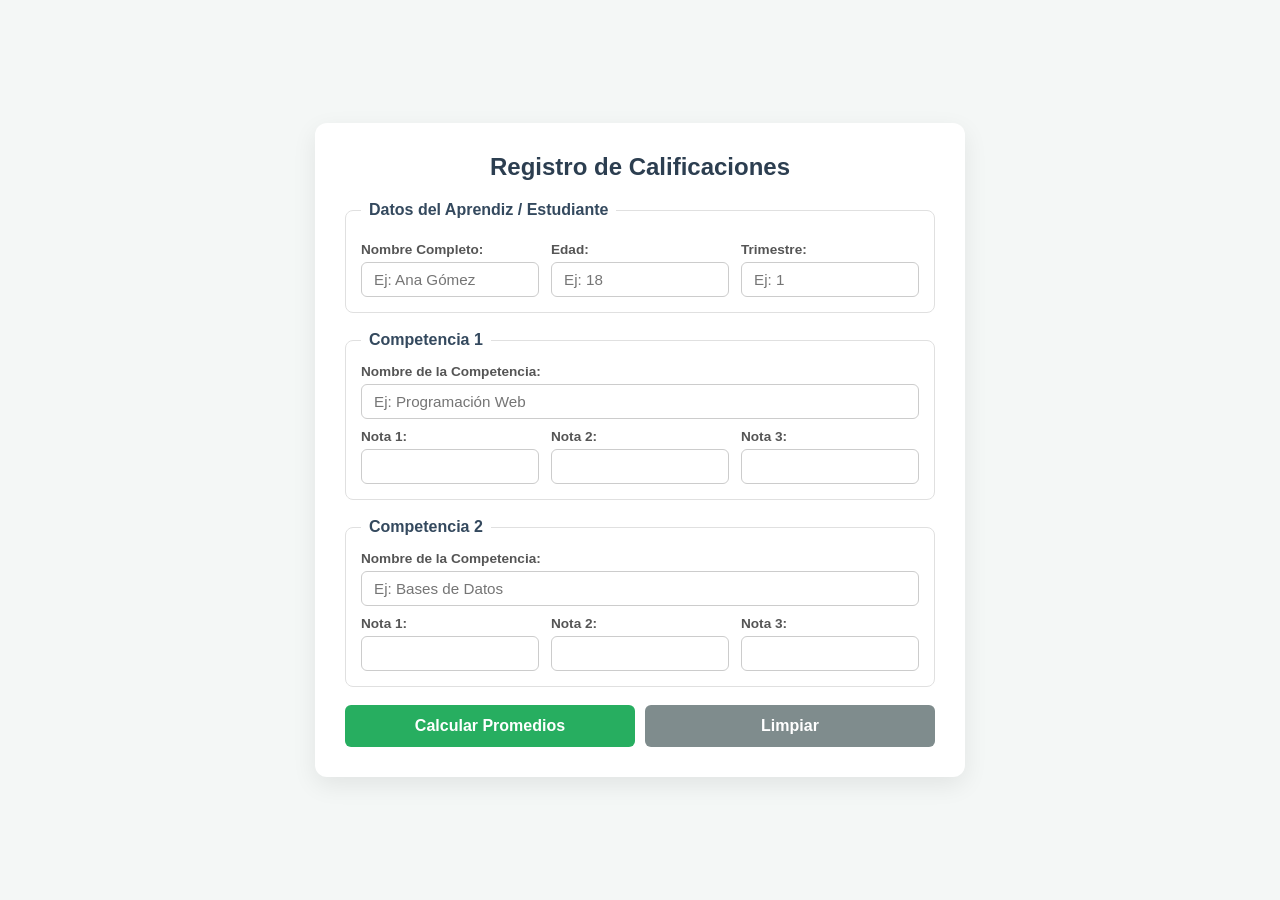
<file: Dom/index.html>
<!DOCTYPE html>
<html lang="es">
<head>
  <meta charset="UTF-8">
  <meta name="viewport" content="width=device-width, initial-scale=1.0">
  <title>Gestión de Notas y Trimestre</title>
  <link rel="stylesheet" href="styles.css">
</head>
<body>
  <div class="card">
    <h2>Registro de Calificaciones</h2>
    
    <form id="formNotas">
      <!-- Datos Personales -->
      <fieldset>
        <legend>Datos del Aprendiz / Estudiante</legend>
        <div class="grid-3">
          <div>
            <label for="nombre">Nombre Completo:</label>
            <input type="text" id="nombre" required placeholder="Ej: Ana Gómez">
          </div>
          <div>
            <label for="edad">Edad:</label>
            <input type="number" id="edad" min="1" required placeholder="Ej: 18">
          </div>
          <div>
            <label for="trimestre">Trimestre:</label>
            <input type="number" id="trimestre" min="1" max="12" required placeholder="Ej: 1">
          </div>
        </div>
      </fieldset>

      <!-- Competencia 1 -->
      <fieldset>
        <legend>Competencia 1</legend>
        <div class="form-group">
          <label for="comp1">Nombre de la Competencia:</label>
          <input type="text" id="comp1" required placeholder="Ej: Programación Web">
        </div>
        <div class="grid-3">
          <div>
            <label for="c1n1">Nota 1:</label>
            <input type="number" id="c1n1" min="1" max="5" step="0.1" required>
          </div>
          <div>
            <label for="c1n2">Nota 2:</label>
            <input type="number" id="c1n2" min="1" max="5" step="0.1" required>
          </div>
          <div>
            <label for="c1n3">Nota 3:</label>
            <input type="number" id="c1n3" min="1" max="5" step="0.1" required>
          </div>
        </div>
      </fieldset>

      <!-- Competencia 2 -->
      <fieldset>
        <legend>Competencia 2</legend>
        <div class="form-group">
          <label for="comp2">Nombre de la Competencia:</label>
          <input type="text" id="comp2" required placeholder="Ej: Bases de Datos">
        </div>
        <div class="grid-3">
          <div>
            <label for="c2n1">Nota 1:</label>
            <input type="number" id="c2n1" min="1" max="5" step="0.1" required>
          </div>
          <div>
            <label for="c2n2">Nota 2:</label>
            <input type="number" id="c2n2" min="1" max="5" step="0.1" required>
          </div>
          <div>
            <label for="c2n3">Nota 3:</label>
            <input type="number" id="c2n3" min="1" max="5" step="0.1" required>
          </div>
        </div>
      </fieldset>

      <div class="acciones">
        <button type="submit" id="btnCalcular">Calcular Promedios</button>
        <button type="button" id="btnLimpiar" class="btn-secundario">Limpiar</button>
      </div>
    </form>

    <!-- Resultados dinámicos -->
    <div id="resultado" class="resultado hidden"></div>
  </div>

  <script src="app.js"></script>
</body>
</html>
</file>
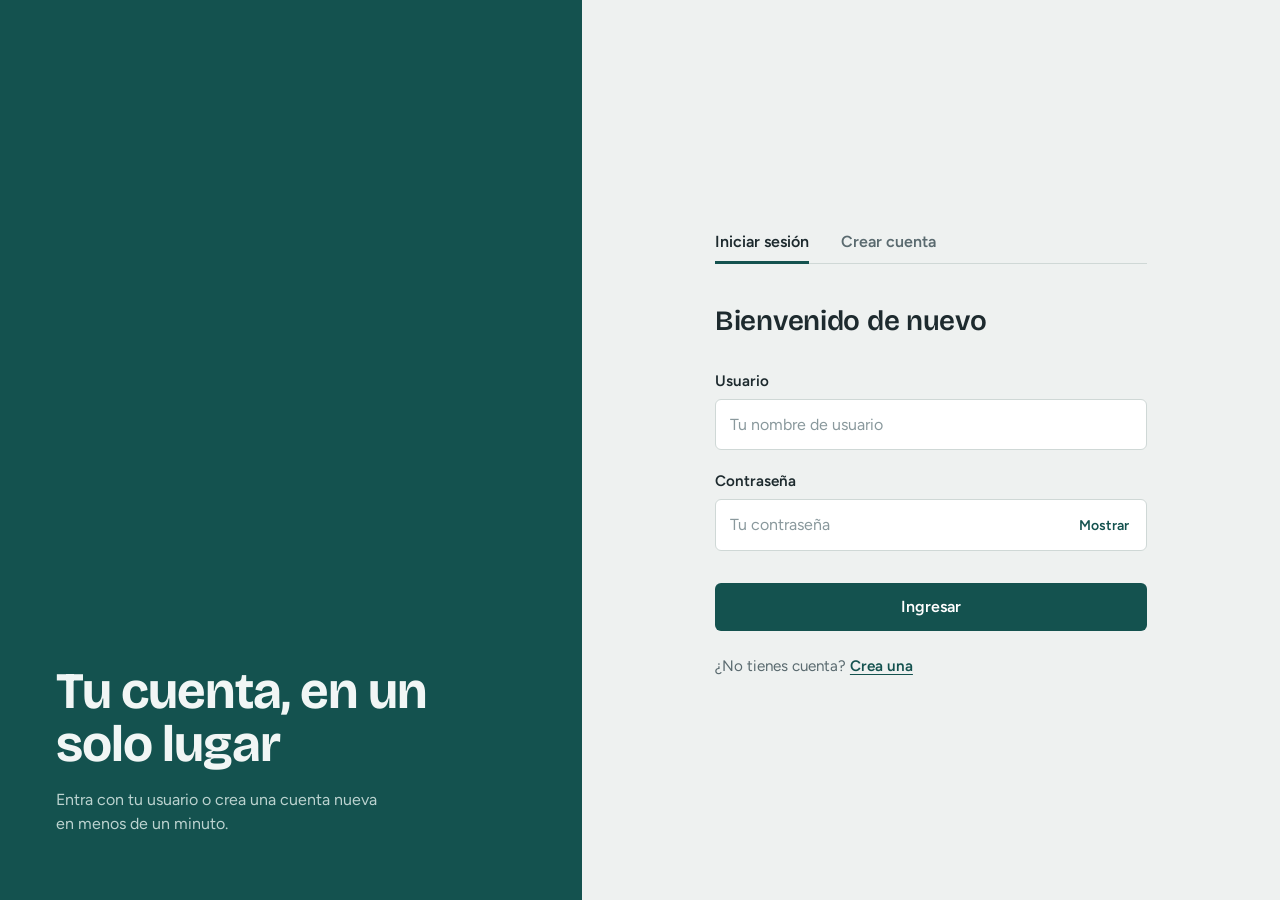
<file: localstorage/index.html>
<!DOCTYPE html>
<html lang="es">
<head>
    <meta charset="UTF-8">
    <meta name="viewport" content="width=device-width, initial-scale=1">
    <title>Ingresar o crear cuenta</title>
    <link rel="preconnect" href="https://fonts.googleapis.com">
    <link rel="preconnect" href="https://fonts.gstatic.com" crossorigin>
    <link href="https://fonts.googleapis.com/css2?family=Bricolage+Grotesque:wght@600;700&family=Figtree:wght@400;500;600&display=swap" rel="stylesheet">
    <link rel="stylesheet" href="style.css">
</head>
<body>
    <main class="acceso">
        <aside class="acceso-lateral">
            <h1>Tu cuenta, en un solo lugar</h1>
            <p>Entra con tu usuario o crea una cuenta nueva en menos de un minuto.</p>
        </aside>

        <section class="acceso-panel">
            <div class="pestanas" role="tablist" aria-label="Acceso">
                <button type="button" class="pestana activa" role="tab" id="tabLogin"
                        aria-selected="true" aria-controls="loginForm">Iniciar sesión</button>
                <button type="button" class="pestana" role="tab" id="tabRegistro"
                        aria-selected="false" aria-controls="registerForm">Crear cuenta</button>
            </div>

            <form id="loginForm" class="formulario" role="tabpanel" aria-labelledby="tabLogin">
                <h2>Bienvenido de nuevo</h2>

                <div class="campo">
                    <label for="logUsername">Usuario</label>
                    <input type="text" id="logUsername" name="username" placeholder="Tu nombre de usuario"
                           autocomplete="username" required>
                </div>

                <div class="campo">
                    <label for="logPassword">Contraseña</label>
                    <div class="campo-clave">
                        <input type="password" id="logPassword" name="password" placeholder="Tu contraseña"
                               autocomplete="current-password" required>
                        <button type="button" class="ver-clave" data-target="logPassword"
                                aria-label="Mostrar contraseña">Mostrar</button>
                    </div>
                </div>

                <button type="submit" class="boton">Ingresar</button>
                <p class="cambio">¿No tienes cuenta? <button type="button" class="enlace" data-ir="registro">Crea una</button></p>
            </form>

            <form id="registerForm" class="formulario" role="tabpanel" aria-labelledby="tabRegistro" hidden>
                <h2>Crea tu cuenta</h2>

                <div class="campo">
                    <label for="regUsername">Usuario</label>
                    <input type="text" id="regUsername" name="username" placeholder="Elige un nombre de usuario"
                           autocomplete="username" required>
                </div>

                <div class="campo">
                    <label for="regPassword">Contraseña</label>
                    <div class="campo-clave">
                        <input type="password" id="regPassword" name="password" placeholder="Elige una contraseña"
                               autocomplete="new-password" required>
                        <button type="button" class="ver-clave" data-target="regPassword"
                                aria-label="Mostrar contraseña">Mostrar</button>
                    </div>
                </div>

                <button type="submit" class="boton">Registrarse</button>
                <p class="cambio">¿Ya tienes cuenta? <button type="button" class="enlace" data-ir="login">Inicia sesión</button></p>
            </form>
        </section>
    </main>

    <script src="auth.js"></script>
    <script>
        // Cambiar entre iniciar sesión y registro (no toca la lógica de auth.js)
        const formLogin = document.getElementById('loginForm');
        const formRegistro = document.getElementById('registerForm');
        const tabLogin = document.getElementById('tabLogin');
        const tabRegistro = document.getElementById('tabRegistro');

        function mostrar(vista) {
            const esLogin = vista === 'login';
            formLogin.hidden = !esLogin;
            formRegistro.hidden = esLogin;
            tabLogin.classList.toggle('activa', esLogin);
            tabRegistro.classList.toggle('activa', !esLogin);
            tabLogin.setAttribute('aria-selected', esLogin);
            tabRegistro.setAttribute('aria-selected', !esLogin);
            (esLogin ? formLogin : formRegistro).querySelector('input').focus();
        }

        tabLogin.addEventListener('click', () => mostrar('login'));
        tabRegistro.addEventListener('click', () => mostrar('registro'));
        document.querySelectorAll('[data-ir]').forEach(b =>
            b.addEventListener('click', () => mostrar(b.dataset.ir)));

        // Mostrar / ocultar contraseña
        document.querySelectorAll('.ver-clave').forEach(boton => {
            boton.addEventListener('click', () => {
                const input = document.getElementById(boton.dataset.target);
                const oculta = input.type === 'password';
                input.type = oculta ? 'text' : 'password';
                boton.textContent = oculta ? 'Ocultar' : 'Mostrar';
                boton.setAttribute('aria-label', oculta ? 'Ocultar contraseña' : 'Mostrar contraseña');
            });
        });
    </script>
</body>
</html>
</file>
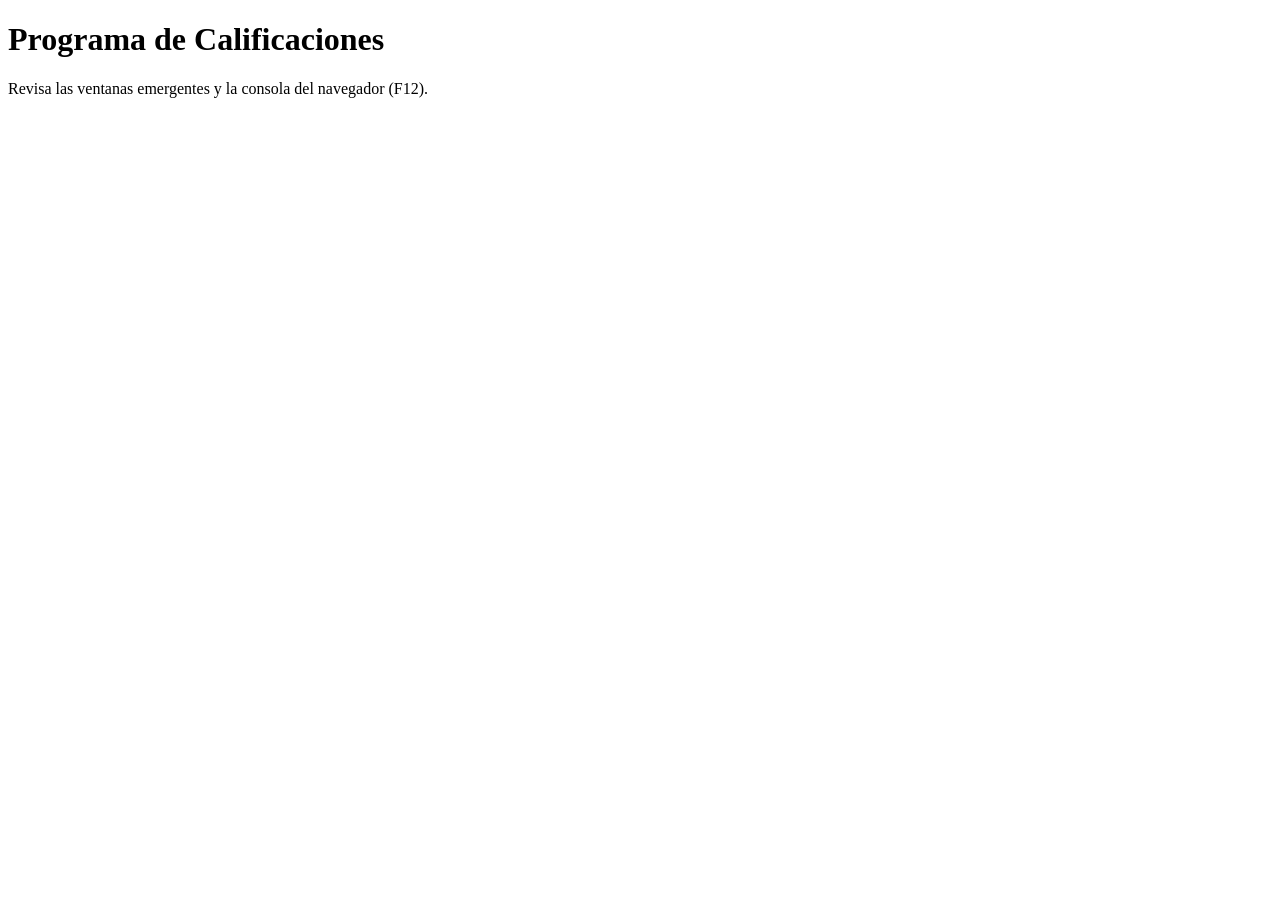
<file: Mi primer programa/index.html>
<!DOCTYPE html>
<html lang="es">
<head>
  <meta charset="UTF-8">
  <meta name="viewport" content="width=device-width, initial-scale=1.0">
  <title>Mi Primer Programa JS</title>
</head>
<body>
  <h1>Programa de Calificaciones</h1>
  <p>Revisa las ventanas emergentes y la consola del navegador (F12).</p>

  <!-- Enlace al archivo JS externo -->
  <script src="index.js"></script>
</body>
</html>
</file>
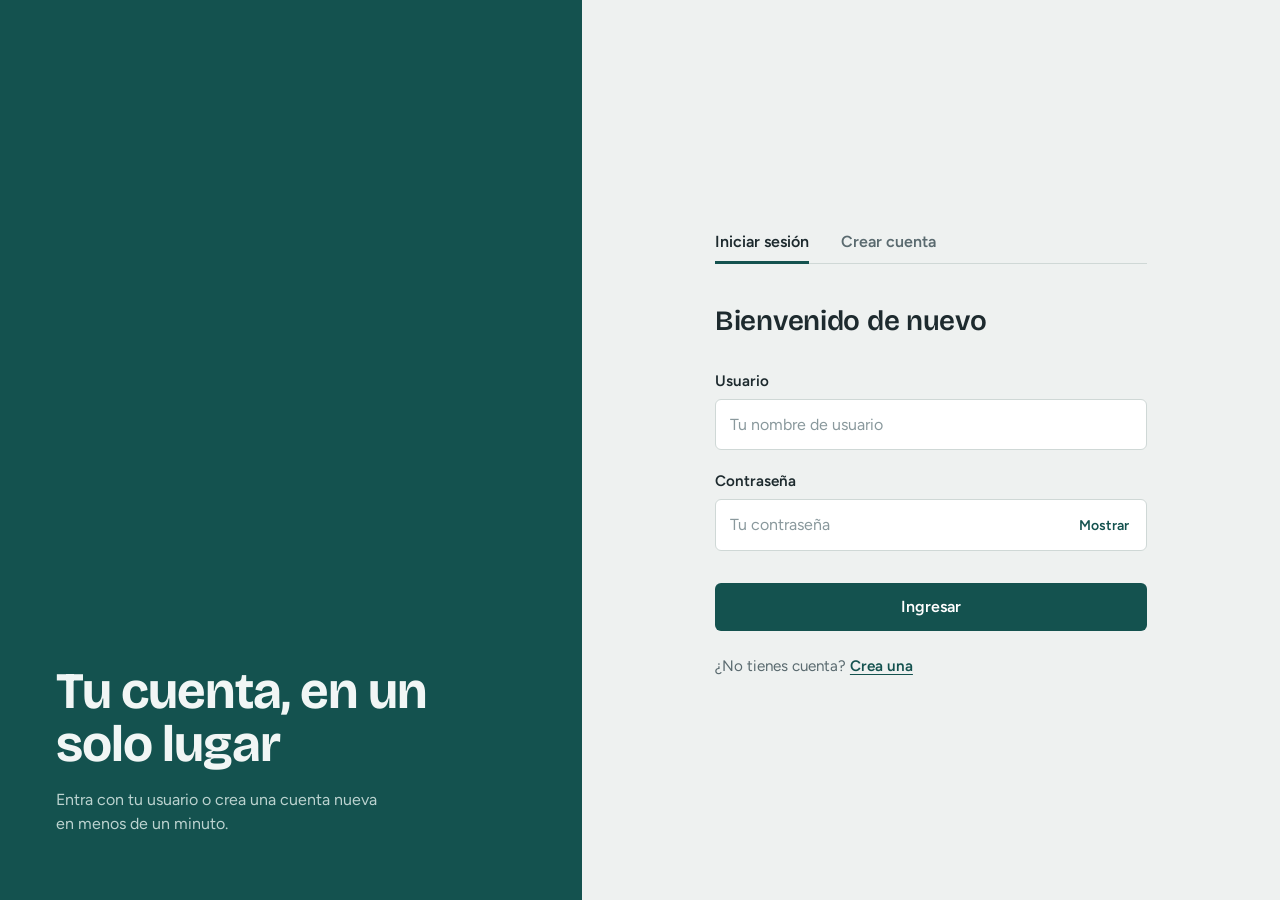
<file: localstorage/dashboard.html>
<!DOCTYPE html>
<html lang="es">
<head>
    <meta charset="UTF-8">
    <meta name="viewport" content="width=device-width, initial-scale=1">
    <title>Mi panel</title>
    <link rel="preconnect" href="https://fonts.googleapis.com">
    <link rel="preconnect" href="https://fonts.gstatic.com" crossorigin>
    <link href="https://fonts.googleapis.com/css2?family=Bricolage+Grotesque:wght@600;700&family=Figtree:wght@400;500;600&display=swap" rel="stylesheet">
    <link rel="stylesheet" href="panel.css">
</head>
<body>
    <header class="barra">
        <h2 id="welcomeMessage">Bienvenido</h2>
        <button id="logoutBtn" type="button">Cerrar sesión</button>
    </header>

    <main class="panel">
        <section class="ficha">
            <h3>Agregar nuevo registro</h3>
            <form id="crudForm">
                <input type="hidden" id="recordId"> <!-- Campo oculto para saber si actualizamos o creamos -->

                <label for="itemName">Nombre del ítem</label>
                <input type="text" id="itemName" placeholder="Escribe un nombre" autocomplete="off" required>

                <button type="submit" id="saveBtn">Guardar</button>
            </form>
        </section>

        <section class="registros">
            <h3>Mis registros</h3>
            <ul id="recordList"></ul>
        </section>
    </main>

    <script src="crud.js"></script>
</body>
</html>
</file>
<file: Dom/styles.css>
* {
  box-sizing: border-box;
  font-family: 'Segoe UI', Tahoma, Geneva, Verdana, sans-serif;
  margin: 0;
  padding: 0;
}

body {
  background-color: #f4f7f6;
  display: flex;
  justify-content: center;
  align-items: center;
  min-height: 100vh;
  padding: 20px;
}

.card {
  background: white;
  padding: 30px;
  border-radius: 12px;
  box-shadow: 0 8px 24px rgba(0, 0, 0, 0.08);
  max-width: 650px;
  width: 100%;
}

h2 {
  text-align: center;
  color: #2c3e50;
  margin-bottom: 20px;
}

fieldset {
  border: 1px solid #e0e0e0;
  border-radius: 8px;
  padding: 15px;
  margin-bottom: 18px;
}

legend {
  font-weight: bold;
  color: #34495e;
  padding: 0 8px;
}

label {
  display: block;
  font-size: 0.85rem;
  font-weight: 600;
  margin-bottom: 5px;
  color: #555;
}

input {
  width: 100%;
  padding: 8px 12px;
  border: 1px solid #ccc;
  border-radius: 6px;
  font-size: 0.95rem;
  outline: none;
  transition: border-color 0.2s;
}

input:focus {
  border-color: #3498db;
}

.grid-3 {
  display: grid;
  grid-template-columns: repeat(auto-fit, minmax(130px, 1fr));
  gap: 12px;
  margin-top: 8px;
}

.form-group {
  margin-bottom: 10px;
}

.acciones {
  display: flex;
  gap: 10px;
}

button {
  flex: 1;
  padding: 12px;
  background-color: #27ae60;
  color: white;
  border: none;
  border-radius: 6px;
  font-size: 1rem;
  font-weight: bold;
  cursor: pointer;
  transition: background-color 0.2s;
}

button:hover {
  background-color: #219150;
}

.btn-secundario {
  background-color: #7f8c8d;
}

.btn-secundario:hover {
  background-color: #6c7a7d;
}

.resultado {
  margin-top: 25px;
  padding: 20px;
  border-radius: 8px;
  background-color: #f8f9fa;
  border-left: 5px solid #3498db;
}

.hidden {
  display: none;
}

.badge {
  display: inline-block;
  padding: 4px 10px;
  border-radius: 12px;
  font-weight: bold;
  font-size: 0.85rem;
  color: white;
}

.aprobado { background-color: #27ae60; }
.reprobado { background-color: #e74c3c; }

.resumen-trimestre {
  margin-top: 15px;
  padding-top: 12px;
  border-top: 2px dashed #ddd;
  font-size: 1.1rem;
}
</file>
<file: localstorage/style.css>
:root {
    --tinta: #1d2a2e;
    --tinta-suave: #5a6a6f;
    --fondo: #eef1f0;
    --panel: #ffffff;
    --verde: #14524f;
    --verde-oscuro: #0d3b39;
    --linea: #cfd8d6;
    --enfoque: #e8a33d;
    --error: #b3261e;

    --fuente-titulo: "Bricolage Grotesque", "Trebuchet MS", sans-serif;
    --fuente-texto: "Figtree", "Segoe UI", system-ui, sans-serif;
}

*,
*::before,
*::after {
    box-sizing: border-box;
}

[hidden] {
    display: none !important;
}

body {
    margin: 0;
    min-height: 100vh;
    background: var(--fondo);
    color: var(--tinta);
    font-family: var(--fuente-texto);
    font-size: 1rem;
    line-height: 1.5;
}

/* ---------- Estructura ---------- */

.acceso {
    display: grid;
    grid-template-columns: minmax(280px, 5fr) 6fr;
    min-height: 100vh;
}

.acceso-lateral {
    display: flex;
    flex-direction: column;
    justify-content: flex-end;
    padding: 4rem 3.5rem;
    background: var(--verde);
    color: #f1f6f5;
}

.acceso-lateral h1 {
    margin: 0 0 1rem;
    max-width: 14ch;
    font-family: var(--fuente-titulo);
    font-size: clamp(2.2rem, 4vw, 3.4rem);
    font-weight: 700;
    line-height: 1.05;
    letter-spacing: -0.02em;
}

.acceso-lateral p {
    margin: 0;
    max-width: 34ch;
    color: #bcd3d0;
}

.acceso-panel {
    display: flex;
    flex-direction: column;
    justify-content: center;
    width: 100%;
    max-width: 30rem;
    margin: 0 auto;
    padding: 3rem 1.5rem;
}

/* ---------- Pestañas ---------- */

.pestanas {
    display: flex;
    gap: 2rem;
    margin-bottom: 2.25rem;
    border-bottom: 1px solid var(--linea);
}

.pestana {
    margin-bottom: -1px;
    padding: 0.6rem 0;
    border: 0;
    border-bottom: 3px solid transparent;
    background: none;
    color: var(--tinta-suave);
    font: 600 1rem var(--fuente-texto);
    cursor: pointer;
}

.pestana:hover {
    color: var(--tinta);
}

.pestana.activa {
    border-bottom-color: var(--verde);
    color: var(--tinta);
}

/* ---------- Formulario ---------- */

.formulario h2 {
    margin: 0 0 1.75rem;
    font-family: var(--fuente-titulo);
    font-size: 1.75rem;
    font-weight: 600;
    letter-spacing: -0.01em;
}

.campo {
    margin-bottom: 1.25rem;
}

.campo label {
    display: block;
    margin-bottom: 0.4rem;
    font-size: 0.95rem;
    font-weight: 600;
}

input {
    width: 100%;
    padding: 0.8rem 0.9rem;
    border: 1.5px solid var(--linea);
    border-radius: 6px;
    background: var(--panel);
    color: var(--tinta);
    font: inherit;
}

input::placeholder {
    color: #8a999d;
}

input:hover {
    border-color: #aebcba;
}

input:focus {
    outline: none;
    border-color: var(--verde);
    box-shadow: 0 0 0 3px rgba(232, 163, 61, 0.45);
}

input:user-invalid {
    border-color: var(--error);
}

.campo-clave {
    position: relative;
}

.campo-clave input {
    padding-right: 5.25rem;
}

.ver-clave {
    position: absolute;
    top: 50%;
    right: 0.5rem;
    transform: translateY(-50%);
    padding: 0.35rem 0.6rem;
    border: 0;
    border-radius: 4px;
    background: none;
    color: var(--verde);
    font: 600 0.875rem var(--fuente-texto);
    cursor: pointer;
}

.ver-clave:hover {
    background: #e3ecea;
}

/* ---------- Botones y enlaces ---------- */

.boton {
    width: 100%;
    margin-top: 0.75rem;
    padding: 0.9rem 1rem;
    border: 0;
    border-radius: 6px;
    background: var(--verde);
    color: #ffffff;
    font: 600 1rem var(--fuente-texto);
    cursor: pointer;
    transition: background 0.15s;
}

.boton:hover {
    background: var(--verde-oscuro);
}

.boton:active {
    transform: translateY(1px);
}

.cambio {
    margin: 1.5rem 0 0;
    color: var(--tinta-suave);
    font-size: 0.95rem;
}

.enlace {
    padding: 0;
    border: 0;
    background: none;
    color: var(--verde);
    font: inherit;
    font-weight: 600;
    text-decoration: underline;
    text-underline-offset: 3px;
    cursor: pointer;
}

.enlace:hover {
    color: var(--verde-oscuro);
}

.pestana:focus-visible,
.boton:focus-visible,
.enlace:focus-visible,
.ver-clave:focus-visible {
    outline: 3px solid var(--enfoque);
    outline-offset: 2px;
}

/* ---------- Móvil ---------- */

@media (max-width: 780px) {
    .acceso {
        grid-template-columns: 1fr;
        grid-template-rows: auto 1fr;
    }

    .acceso-lateral {
        padding: 2rem 1.5rem 2.25rem;
    }

    .acceso-lateral h1 {
        max-width: none;
        margin-bottom: 0.5rem;
        font-size: 1.9rem;
    }

    .acceso-panel {
        justify-content: flex-start;
        padding-top: 2rem;
    }
}

@media (prefers-reduced-motion: reduce) {
    * {
        transition: none !important;
    }
}
</file>
<file: localstorage/panel.css>
:root {
    --tinta: #1d2a2e;
    --tinta-suave: #5a6a6f;
    --fondo: #eef1f0;
    --panel: #ffffff;
    --verde: #14524f;
    --verde-oscuro: #0d3b39;
    --verde-claro: #bcd3d0;
    --linea: #cfd8d6;
    --enfoque: #e8a33d;
    --error: #b3261e;

    --fuente-titulo: "Bricolage Grotesque", "Trebuchet MS", sans-serif;
    --fuente-texto: "Figtree", "Segoe UI", system-ui, sans-serif;
}

*,
*::before,
*::after {
    box-sizing: border-box;
}

body {
    margin: 0;
    min-height: 100vh;
    background: var(--fondo);
    color: var(--tinta);
    font-family: var(--fuente-texto);
    font-size: 1rem;
    line-height: 1.5;
}

/* ---------- Barra superior ---------- */

.barra {
    display: flex;
    align-items: center;
    justify-content: space-between;
    gap: 1rem;
    padding: 1rem clamp(1.25rem, 5vw, 3.5rem);
    background: var(--verde);
    color: #f1f6f5;
}

.barra h2 {
    margin: 0;
    font-family: var(--fuente-titulo);
    font-size: 1.35rem;
    font-weight: 600;
    letter-spacing: -0.01em;
}

#logoutBtn {
    padding: 0.5rem 1rem;
    border: 1.5px solid var(--verde-claro);
    border-radius: 6px;
    background: none;
    color: #f1f6f5;
    font: 600 0.9rem var(--fuente-texto);
    cursor: pointer;
    transition: background 0.15s, color 0.15s;
}

#logoutBtn:hover {
    background: #f1f6f5;
    color: var(--verde-oscuro);
}

/* ---------- Estructura ---------- */

.panel {
    display: grid;
    grid-template-columns: minmax(260px, 340px) 1fr;
    gap: 2.5rem;
    align-items: start;
    max-width: 62rem;
    margin: 0 auto;
    padding: 2.5rem clamp(1.25rem, 5vw, 3.5rem) 4rem;
}

h3 {
    margin: 0 0 1.25rem;
    font-family: var(--fuente-titulo);
    font-size: 1.4rem;
    font-weight: 600;
    letter-spacing: -0.01em;
}

/* ---------- Formulario (bloque verde) ---------- */

.ficha {
    position: sticky;
    top: 1.5rem;
    padding: 1.75rem;
    border-radius: 10px;
    background: var(--verde);
    color: #f1f6f5;
}

.ficha h3 {
    color: #ffffff;
}

.ficha label {
    display: block;
    margin-bottom: 0.4rem;
    color: var(--verde-claro);
    font-size: 0.95rem;
    font-weight: 600;
}

input[type="text"] {
    width: 100%;
    padding: 0.8rem 0.9rem;
    border: 1.5px solid transparent;
    border-radius: 6px;
    background: #ffffff;
    color: var(--tinta);
    font: inherit;
}

input[type="text"]::placeholder {
    color: #8a999d;
}

input[type="text"]:focus {
    outline: none;
    border-color: var(--enfoque);
    box-shadow: 0 0 0 3px rgba(232, 163, 61, 0.45);
}

#saveBtn {
    width: 100%;
    margin-top: 1rem;
    padding: 0.85rem 1rem;
    border: 0;
    border-radius: 6px;
    background: var(--enfoque);
    color: #2b1d05;
    font: 600 1rem var(--fuente-texto);
    cursor: pointer;
    transition: background 0.15s;
}

#saveBtn:hover {
    background: #f0b55c;
}

#saveBtn:active {
    transform: translateY(1px);
}

/* ---------- Lista de registros ---------- */

#recordList {
    margin: 0;
    padding: 0;
    list-style: none;
    border: 1px solid var(--linea);
    border-radius: 10px;
    background: var(--panel);
    overflow: hidden;
}

#recordList li {
    display: flex;
    align-items: center;
    gap: 0.5rem;
    padding: 0.9rem 1.1rem;
    border-left: 4px solid var(--verde);
    font-weight: 500;
}

#recordList li + li {
    border-top: 1px solid var(--linea);
}

#recordList li > :first-child {
    flex: 1;
    min-width: 0;
    overflow-wrap: anywhere;
}

#recordList li:hover {
    background: #f6f9f8;
}

/* Botones de cada fila (editar / eliminar) */
#recordList button {
    padding: 0.4rem 0.8rem;
    border: 1.5px solid var(--linea);
    border-radius: 6px;
    background: var(--panel);
    color: var(--verde);
    font: 600 0.875rem var(--fuente-texto);
    cursor: pointer;
    transition: background 0.15s, border-color 0.15s, color 0.15s;
}

#recordList button:hover {
    border-color: var(--verde);
    background: #e3ecea;
}

#recordList button:last-of-type:not(:only-of-type):hover {
    border-color: var(--error);
    background: #fbeceb;
    color: var(--error);
}

/* Mensaje cuando no hay registros (solo CSS) */
#recordList:empty {
    padding: 2.5rem 1.5rem;
    border-style: dashed;
    background: transparent;
    color: var(--tinta-suave);
    text-align: center;
}

#recordList:empty::before {
    content: "Todavía no tienes registros. Escribe un nombre en el formulario y pulsa Guardar.";
}

/* ---------- Foco visible ---------- */

#logoutBtn:focus-visible,
#saveBtn:focus-visible,
#recordList button:focus-visible {
    outline: 3px solid var(--enfoque);
    outline-offset: 2px;
}

/* ---------- Móvil ---------- */

@media (max-width: 780px) {
    .panel {
        grid-template-columns: 1fr;
        gap: 2rem;
        padding-top: 1.75rem;
    }

    .ficha {
        position: static;
    }
}

@media (prefers-reduced-motion: reduce) {
    * {
        transition: none !important;
    }
}
</file>
